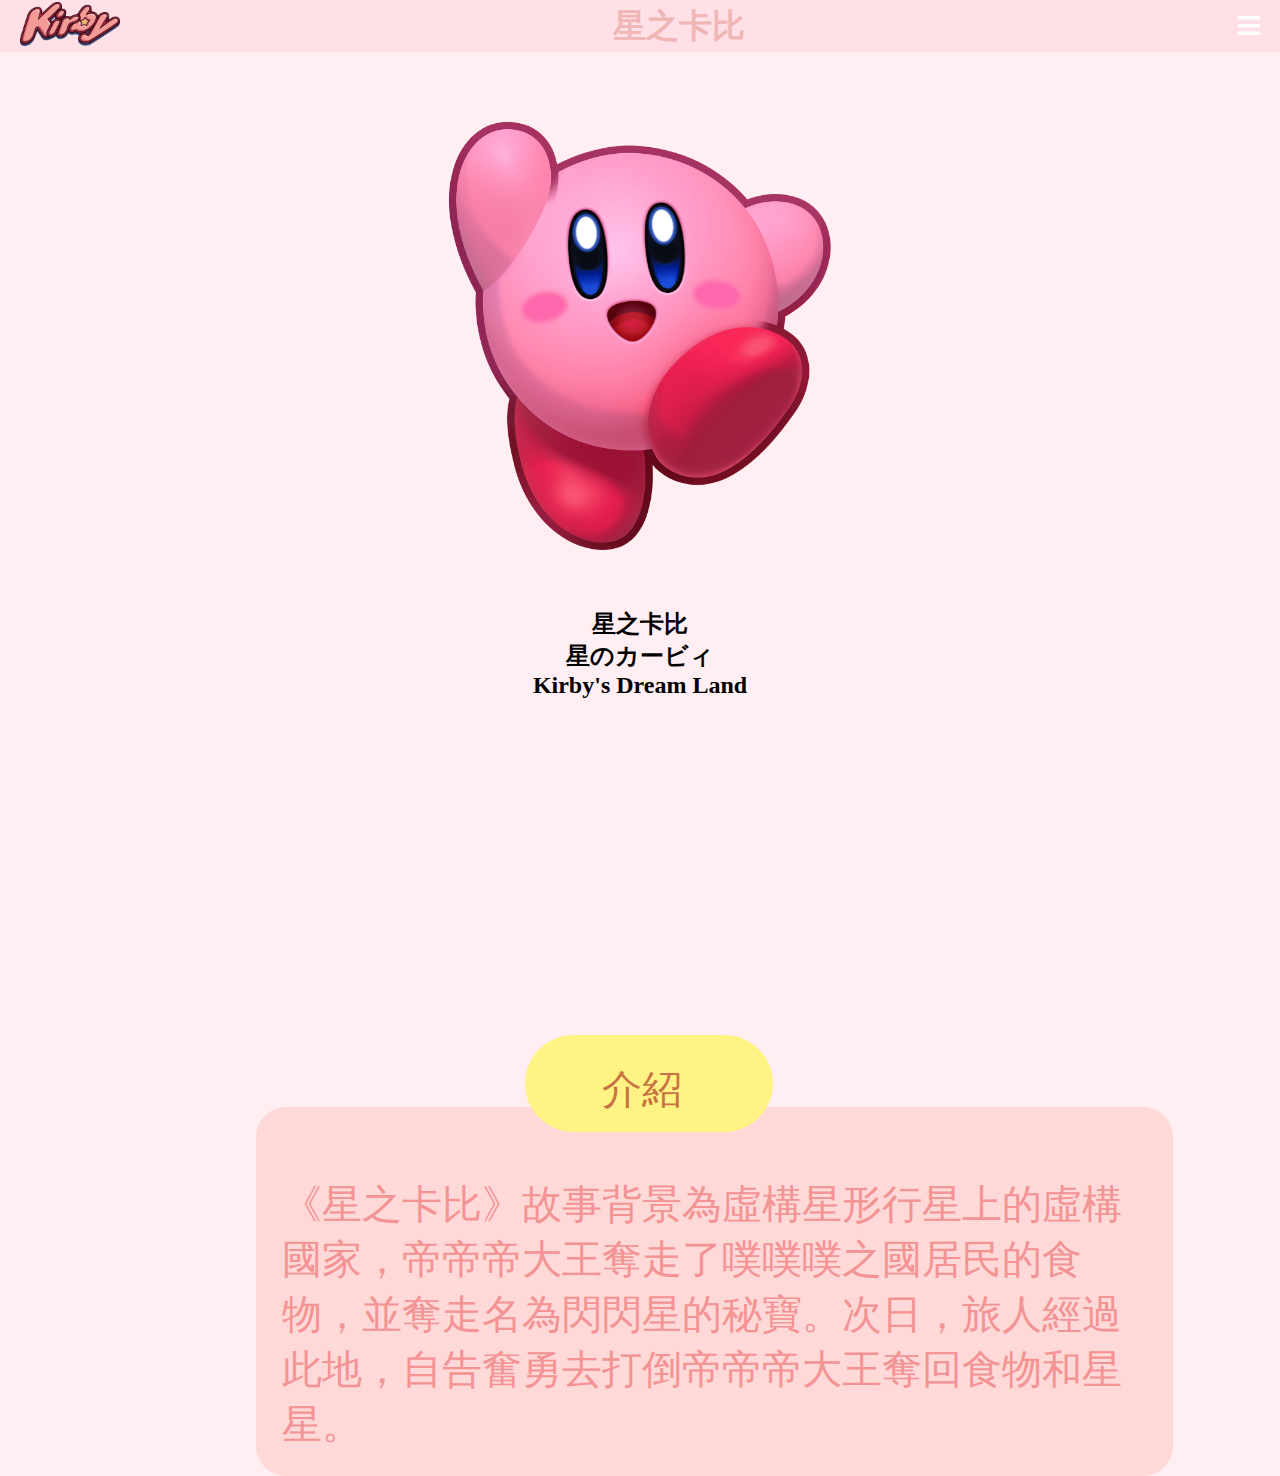
<file: index.html>
<!DOCTYPE html>
<html>
<head>
  <title>11136013黃于芸期末</title>
  <link rel="stylesheet" type="text/css" href="style.css">
  <link rel="stylesheet" href="https://cdnjs.cloudflare.com/ajax/libs/font-awesome/5.15.4/css/all.min.css"> 
</head>
<body>

    <header class="navbar">
        <div class="logo">
            <img src="logo2.png" alt="Logo">
        </div>
        <div class="title">
            <a href="main.html"><h3 class="special-heading">星之卡比</h3></a>
        </div>
        <div class="sidebar">
            <i class="fas fa-bars sidebar-icon"></i>
        </div>
    </header>

    <aside class="sidebar-menu">
        <ul class="menu-list">
            <li><a href="game.html">遊戲介紹</a></li>
            <li><a href="https://www.nintendo.tw/switch/arzga/">GAME</a></li>
        </ul>
        <div class="menu-bottom">
            <img src="h-logo.png" alt="Game Icon">
            <div class="center-button">
                <button class="share-button"><a href="https://www.facebook.com/sharer.php?u＝hyy54.github.io"></a>分享</button>
            </div>
          </div>
    </aside>
    
    <div class="content">
        <div class="contentlogo">
            <img src="main.png" alt="Logo"><br>
        </div>
        <div class="text-center">
            <h2>
              星之卡比<br>
              星のカービィ<br>
              Kirby's Dream Land
            </h2>
        </div>
    </div>
    <div class="rectangle-2"></div>
    <div class="div4">
        <span class="div-4-span">
            《星之卡比》故事背景為虛構星形行星上的虛構國家，帝帝帝大王奪走了噗噗噗之國居民的食物，並奪走名為閃閃星的秘寶。次日，旅人經過此地，自告奮勇去打倒帝帝帝大王奪回食物和星星。
          </span>
      </div>
      <div class="rectangle-3"></div>
      <div class="div5">介紹</div>

    <script src="https://ajax.googleapis.com/ajax/libs/jquery/3.5.1/jquery.min.js"></script> <!-- 引入 jQuery 库 -->
    <script>
        $(document).ready(function() {
        $('.sidebar-icon').click(function() {
            $('.sidebar-menu').toggleClass('show-sidebar');
        });
        });
    </script>

</body>
</html>
</file>
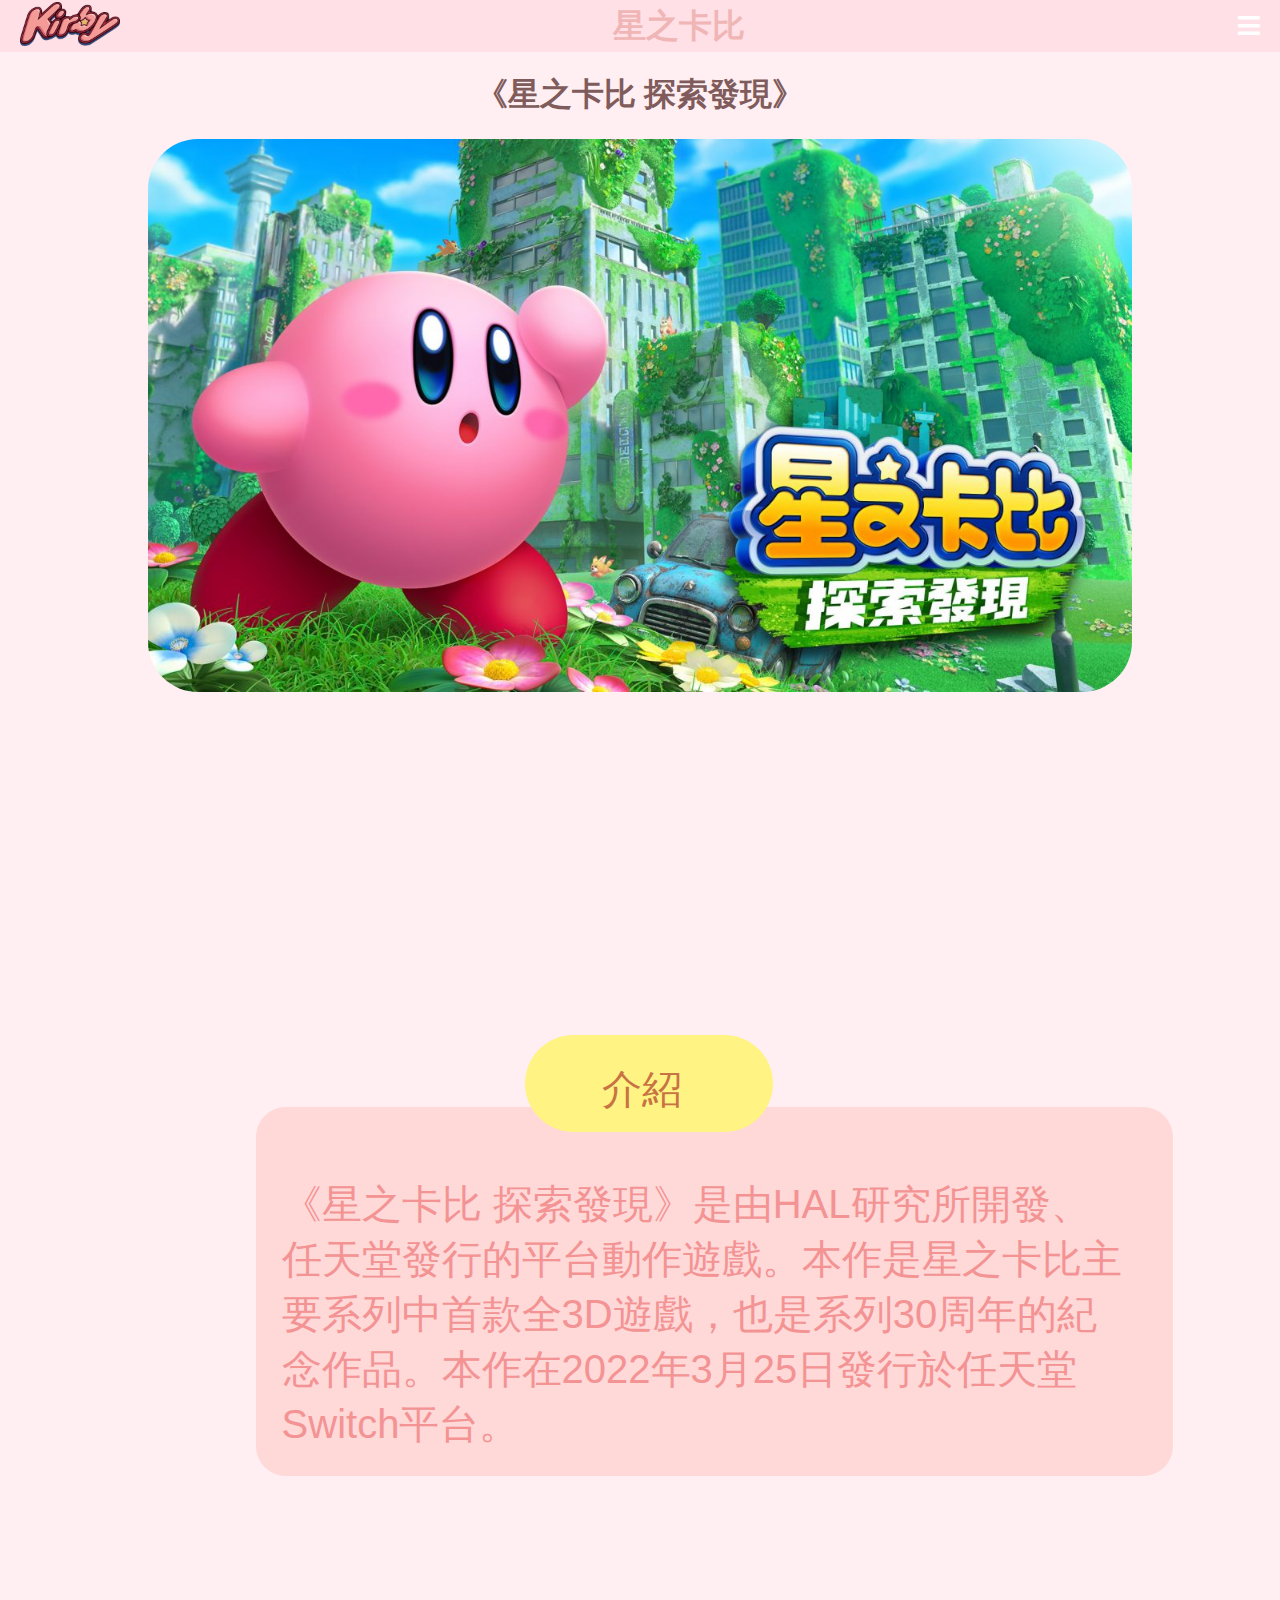
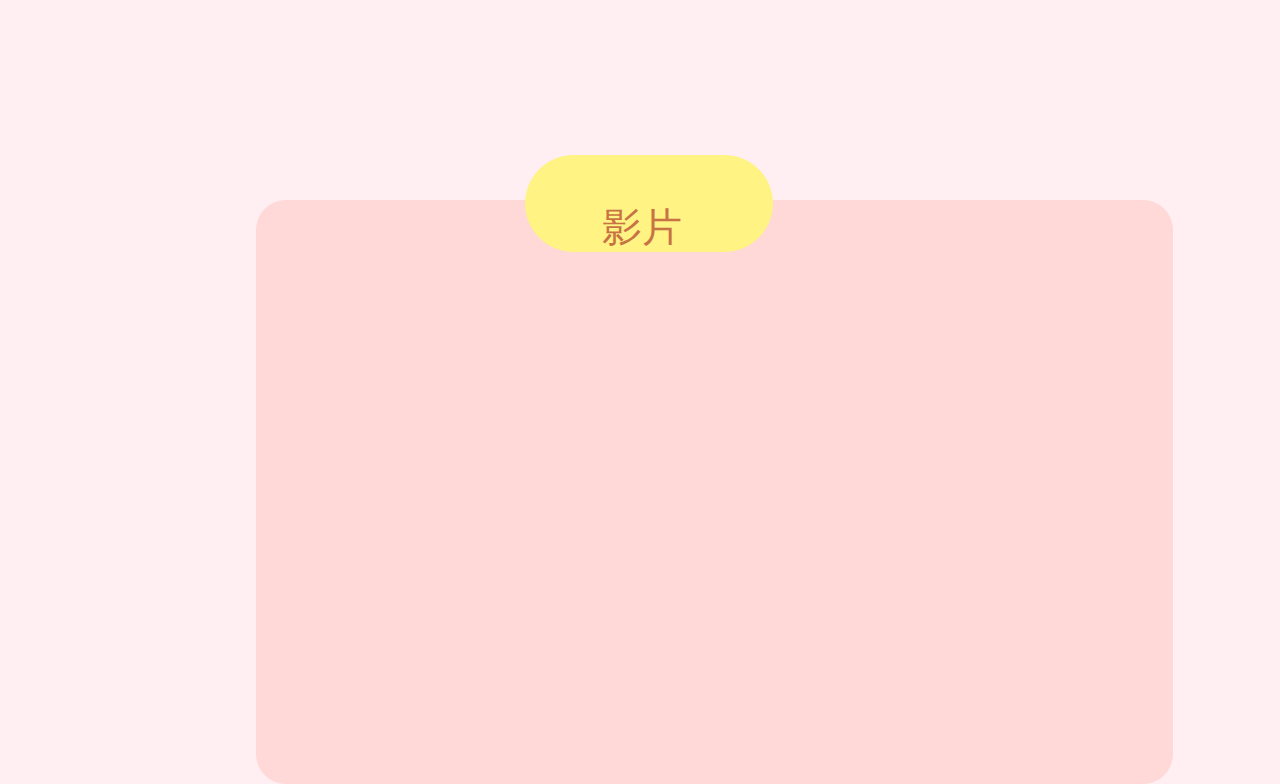
<file: game.html>
<!DOCTYPE html>
<html>
<head>
  <title>11136013黃于芸期末</title>
  <link rel="stylesheet" type="text/css" href="style.css">
  <link rel="stylesheet" href="https://cdnjs.cloudflare.com/ajax/libs/font-awesome/5.15.4/css/all.min.css"> 
</head>
<body>

    <header class="navbar">
        <div class="logo">
            <img src="logo2.png" alt="Logo">
        </div>
        <div class="title">
            <a href="main.html"><h3 class="special-heading">星之卡比</h3></a>
        </div>
        <div class="sidebar">
            <i class="fas fa-bars sidebar-icon"></i>
        </div>
    </header>

    <aside class="sidebar-menu">
        <ul class="menu-list">
            <li><a href="game.html">遊戲介紹</a></li>
            <li><a href="https://www.nintendo.tw/switch/arzga/">GAME</a></li>
        </ul>
        <div class="menu-bottom">
            <img src="h-logo.png" alt="Game Icon">
            <button class="share-button"><a href="https://www.facebook.com/sharer.php?u＝hyy54.github.io"></a>分享</button>
          </div>
    </aside>
    
    <div class="content">
        <h1>《星之卡比 探索發現》</h1>
        <div class="contentlogo2">
            <img src="kabitsfs.jpeg" alt="Logo"><br>
        </div>
        <div class="rectangle-2"></div>
        <div class="div4">
            <span class="div-4-span">
                《星之卡比 探索發現》是由HAL研究所開發、任天堂發行的平台動作遊戲。本作是星之卡比主要系列中首款全3D遊戲，也是系列30周年的紀念作品。本作在2022年3月25日發行於任天堂Switch平台。
            </span>
        </div>
        <div class="rectangle-3"></div>
        <div class="div5">介紹</div>
        <div class="rectangle-5"><iframe src="https://www.youtube.com/embed/H4ngownvkRQ?si=BY0zcFqgdPT9LtOB" title="YouTube video player" frameborder="0" allow="accelerometer; autoplay; clipboard-write; encrypted-media; gyroscope; picture-in-picture; web-share" allowfullscreen></iframe></div>
        <div class="rectangle-4"></div>
        <div class="div6">影片</div>
    </div>

    <script src="https://ajax.googleapis.com/ajax/libs/jquery/3.5.1/jquery.min.js"></script> <!-- 引入 jQuery 库 -->
    <script>
        $(document).ready(function() {
        $('.sidebar-icon').click(function() {
            $('.sidebar-menu').toggleClass('show-sidebar');
        });
        });
    </script>

</body>
</html>
</file>
<file: style.css>
body {
    background-color: #FFEFF2;
    margin: 0;
    padding: 0; 
}

.navbar {
    background-color: #FFE0E6;
    padding: 1px 0;
    display: flex;
    align-items: center; 
    justify-content: space-between; 
    height: 50px;
  }
  
.logo {
    margin-right: auto; 
    padding-left: 20px; 
}
  
.title {
    margin: 0 auto; 
    flex-grow: 1;
    text-align: center;
    font-size: 28px;
}

.title a{
    text-decoration: none;
}

.sidebar {
    margin-left: auto; 
    padding-right: 20px; 
    color: #FFF;
}
   
  
.logo img {
    max-width: 100px; 
}
  
.title h1 {
    margin: 0;
    color: #000;
}
  
.content h1{
    color: #805B5B;
}

.sidebar-button {
    background-color: #FFE0E6; 
    color: #000; 
    padding: 8px 16px;
    border: none;
    border-radius: 5px;
    cursor: pointer;
    outline: none;
}

.special-heading {
    color: #F0B6B6;
}

.sidebar-menu {
    position: fixed;
    top: 0;
    right: -250px; 
    width: 250px;
    height: 100%;
    background-color: #FFE9ED; 
    transition: all 0.3s ease;
    z-index: 9999;
}

.menu-list {
    list-style: none;
    padding: 0;
    margin: 0;
}

.menu-list li {
    border-bottom: 3px solid #FFF;
    padding-bottom: 5px;
    margin-bottom: 10px;
    padding-left: 10px;
    padding-right: 10px;
    padding-top: 10px;
    font-size: 28px;
}

.menu-list.show-menu {
    display: block;
    
}

.show-sidebar {
    right: 0;
}

.menu-list a {
    text-decoration: none;
    color: #F39393; 
}

.submenu {
    list-style: none;
    padding-left: 0;
}

.submenu li:not(:last-child) {
    border-bottom: 1px solid #FFF; 
}

.submenu li {
    margin-bottom: 10px;
}

.sidebar-icon {
    cursor: pointer;
    font-size: 25px;
}

.menu-bottom {
    text-align: center;
    margin-top: 20px;
    position: absolute;
    bottom: 10px; 
    left: 0;
    width: 100%; 
}

.menu-bottom img {
    display: block; 
    margin: 0 auto; 
    width: 120px;
    height: 100px;
}

.center-button .share-button{
    display: inline-block;
    text-align: center;
    border-radius: 20px;
    width: 100px;
    height: 40px;
  }

.share-button {
    padding: 8px 16px;
    background: #FFF8F9;
    color: #F39393;
    border: none;
    border-radius: 5px;
    cursor: pointer;
    outline: none;
    margin-top: 10px;
    transition: background-color 0.3s ease;
    border-radius: 20px;
    
}

.center-button .share-button:hover {
    background-color: #C87343;
    color: #FFF8F9;
}

.content {
    display: flex;
    flex-direction: column;
    align-items: center;
}

.contentlogo img{
    padding-top: 70px;
    max-width: 30%;
    height: auto;
    margin: 0 auto;
    display: block;
}

.text-center {
    margin-top: 20px;
    text-align: center;
}
.contentlogo2 img{
    max-width: 80%;
    height: auto;
    margin: 0 auto;
    display: block;
    border-radius: 50px;
}

.div4 {
    color: #f39393;
    text-align: left;
    font-family: "Inika-Regular", sans-serif;
    font-size: 40px;
    font-weight: 400;
    position: absolute;
    left: 22%;
    top: 128%;
    width: 843px;
    height: 324px;
    transform-origin: 0 0;
    transform: rotate(0deg) scale(1, 1);
    display: flex;
    align-items: center;
    justify-content: flex-start;
    
  }

  .div-4-span {
    color: #f39393;
    font-family: "Inika-Regular", sans-serif;
    font-size: 40px;
    font-weight: 400;
  }
  .div-4-span2 {
    color: #f39393;
    font-family: "Inika-Regular", sans-serif;
    font-size: 40px;
    font-weight: 400;
    text-decoration: underline;
  }
  .div-4-span3 {
    color: #f39393;
    font-family: "Inika-Regular", sans-serif;
    font-size: 40px;
    font-weight: 400;
  }
  .div-4-span4 {
    color: #f39393;
    font-family: "Inika-Regular", sans-serif;
    font-size: 40px;
    font-weight: 400;
    text-decoration: underline;
  }
  .div-4-span5 {
    color: #f39393;
    font-family: "Inika-Regular", sans-serif;
    font-size: 40px;
    font-weight: 400;
  }
  .div5 {
    color: #c87343;
    text-align: left;
    font-family: "Inika-Regular", sans-serif;
    font-size: 40px;
    font-weight: 400;
    position: absolute;
    left: 47%;
    top: 118%;
    display: flex;
    align-items: center;
    justify-content: flex-start;
  }
  .rectangle-2 {
    background: #ffd8d8;
    border-radius: 30px;
    width: 917px;
    height: 369px;
    position: absolute;
    left: 20%;
    top: 123%;
  }
  .rectangle-3 {
    background: #fff384;
    border-radius: 50px;
    width: 248px;
    height: 97px;
    position: absolute;
    left: 41%;
    top: 115%;
    
  }

  .rectangle-5 * {
    box-sizing: border-box;
  }
  .rectangle-5 {
    background: #ffd8d8;
    border-radius: 30px;
    width: 917px;
    height: 584px;
    position: absolute;
    left: 20%;
    top: 200%;
  }
  .rectangle-4 * {
    box-sizing: border-box;
  }
  .rectangle-4 {
    background: #fff384;
    border-radius: 50px;
    width: 248px;
    height: 97px;
    position: absolute;
    left: 41%;
    top: 195%;
  }
  .rectangle-5 iframe {
    border-radius: 20px;
    width: 783px;
    height: 441px;
    position: relative;
    left: 7%;
    top: 15%;
  }
  .div6 {
    color: #c87343;
    text-align: left;
    font-family: "Inika-Regular", sans-serif;
    font-size: 40px;
    font-weight: 400;
    position: absolute;
    left: 47%;
    top: 200%;
    display: flex;
    align-items: center;
    justify-content: flex-start;
  }
</file>
